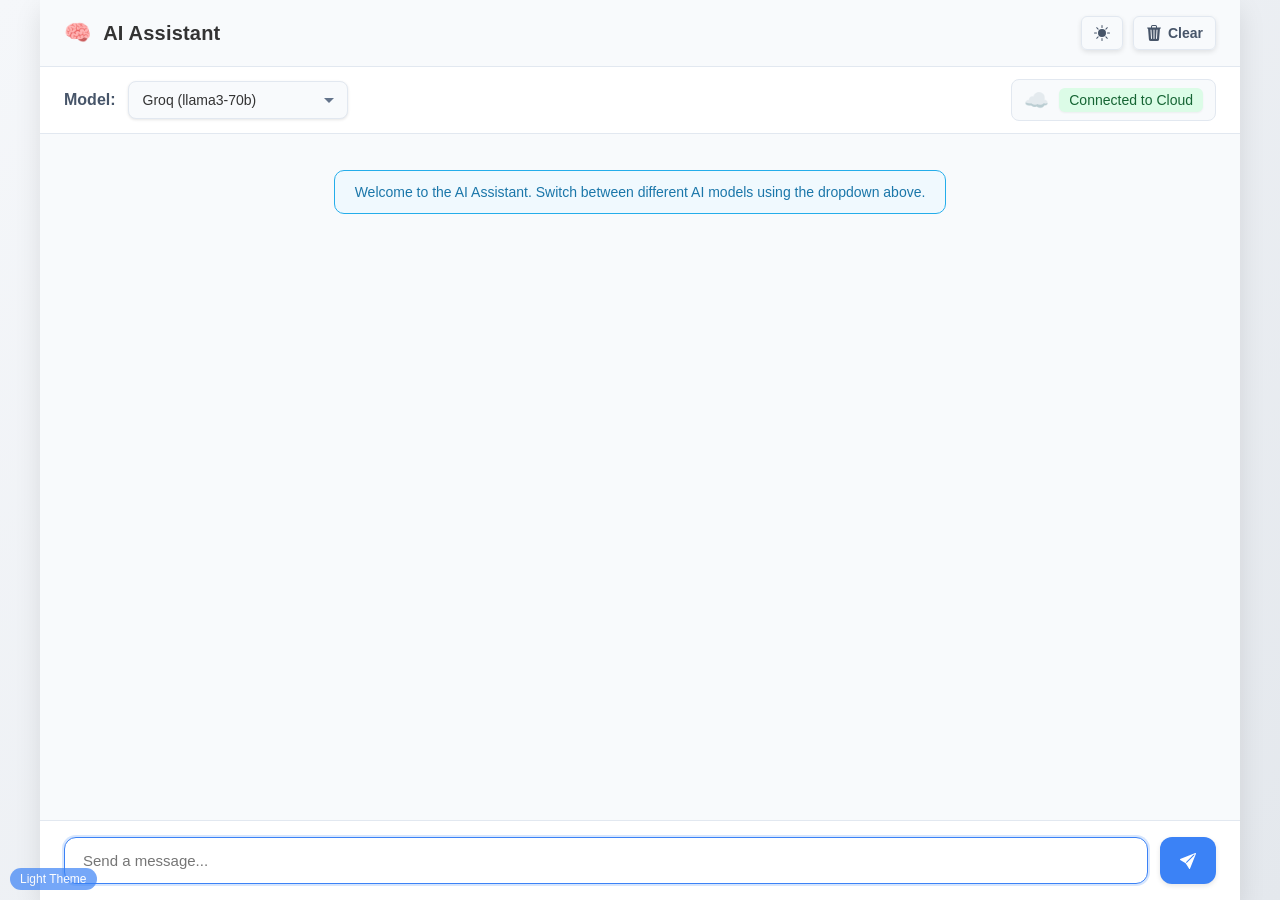
<file: index.html>
<!DOCTYPE html>
<html lang="en">
<head>
  <meta charset="UTF-8">
  <meta name="viewport" content="width=device-width, initial-scale=1.0">
  <title>Multi-Model AI Chat Assistant</title>
  <link rel="stylesheet" href="style.css">
  <link rel="stylesheet" href="mobile.css">
  <link rel="icon" href="data:image/svg+xml,<svg xmlns=%22http://www.w3.org/2000/svg%22 viewBox=%220 0 100 100%22><text y=%22.9em%22 font-size=%2290%22>🤖</text></svg>">
  <style>
    /* Add theme indicator styles */
    .theme-indicator {
      position: fixed;
      bottom: 10px;
      left: 10px;
      background: var(--btn-primary-bg);
      color: white;
      padding: 4px 10px;
      border-radius: 20px;
      font-size: 12px;
      opacity: 0.7;
      transition: opacity 0.3s;
      z-index: 100;
      text-transform: capitalize;
    }
    .theme-indicator:hover {
      opacity: 1;
    }
    
    @media (max-width: 600px) {
      .theme-indicator {
        bottom: 60px;
        left: 10px;
      }
    }
  </style>
</head>
<body>
  <div class="chat-container">
    <!-- The JS will populate this container -->
  </div>
  <div id="theme-indicator" class="theme-indicator">Light Theme</div>
  <button id="mobile-nav-toggle" title="Toggle Navigation">↑</button>
  <script src="script.js"></script>
  <script>
    // Initialize theme indicator
    document.addEventListener('DOMContentLoaded', function() {
      updateThemeIndicator();
      
      // Update the theme button title to include all themes
      const themeButton = document.querySelector('.btn-theme');
      if (themeButton) {
        themeButton.title = "Change theme (Light → Dark → Blue → Purple → Green → Amber → Crimson → Midnight → Sunset → Forest)";
      }
    });
    
    // Update theme indicator when theme changes
    function updateThemeIndicator() {
      const themeIndicator = document.getElementById('theme-indicator');
      if (themeIndicator) {
        const currentTheme = document.body.getAttribute('data-theme') || 'light';
        themeIndicator.textContent = currentTheme + ' Theme';
      }
    }
    
    // Override toggleTheme to update indicator
    const originalToggleTheme = toggleTheme;
    toggleTheme = function() {
      originalToggleTheme();
      updateThemeIndicator();
    };
  </script>
</body>
</html>
</file>
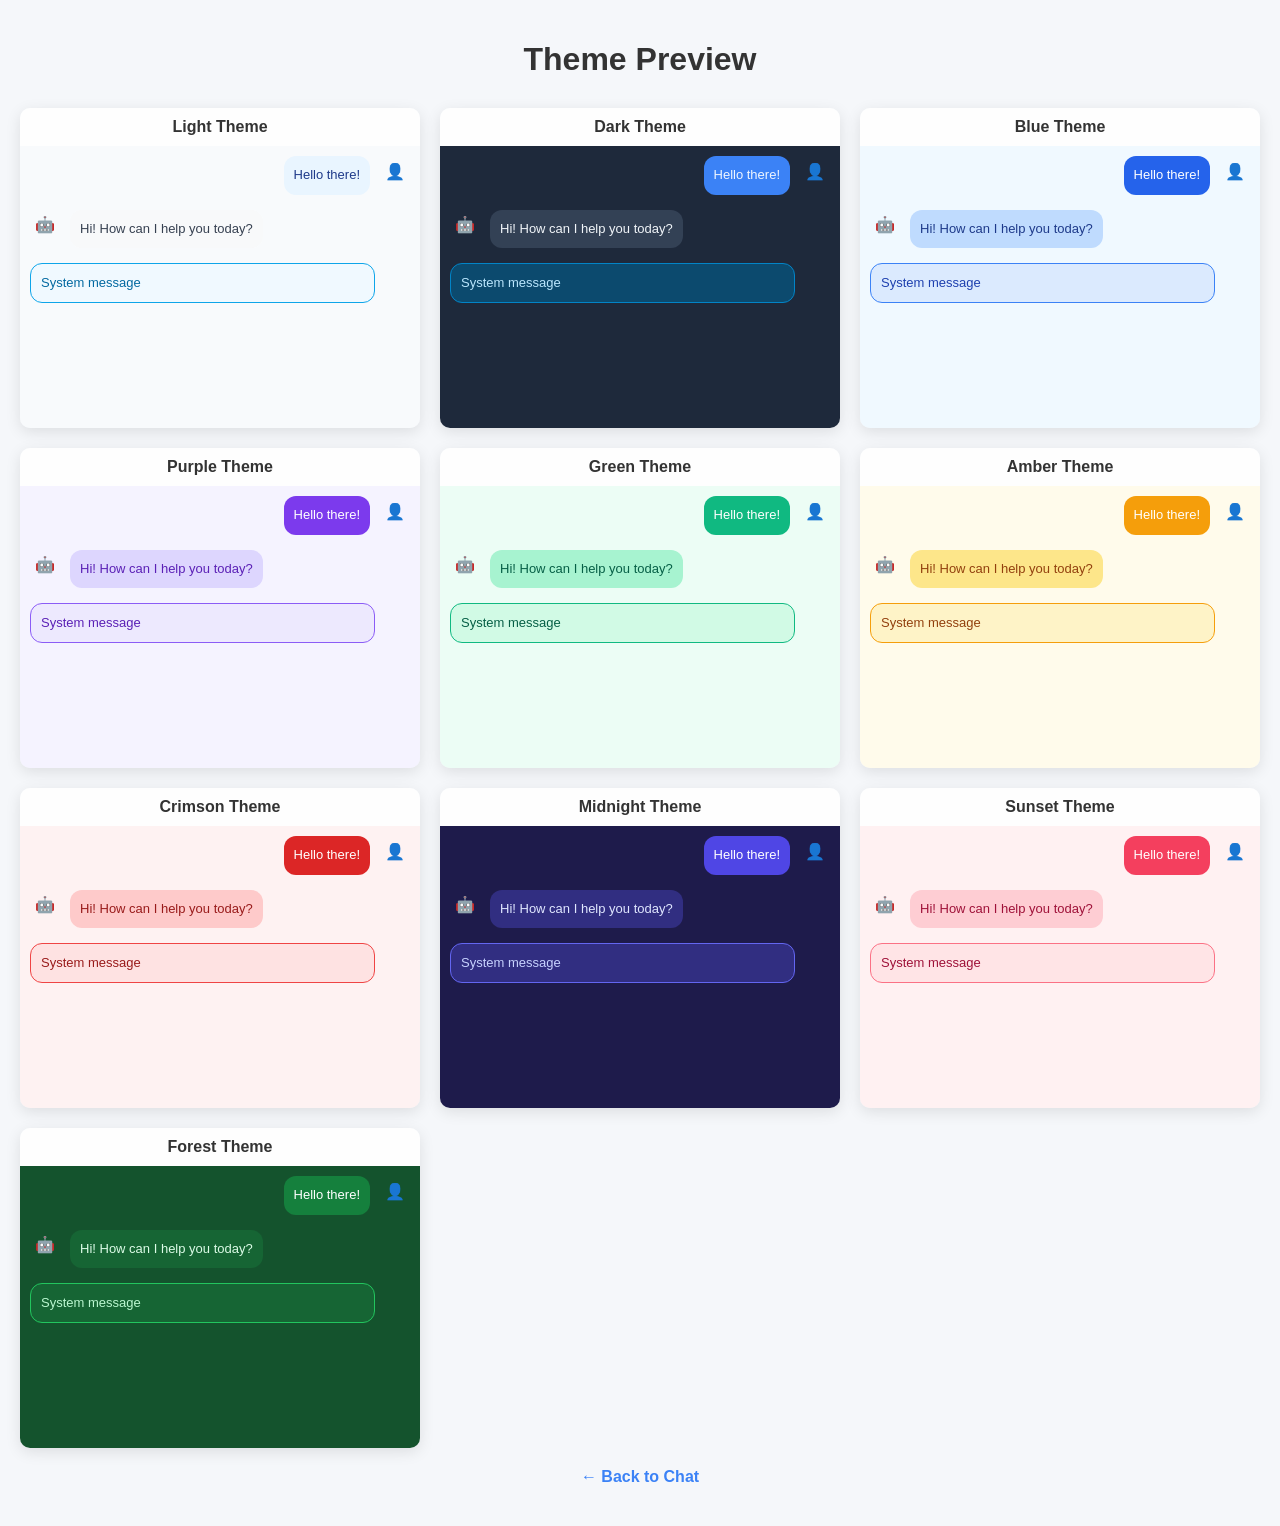
<file: theme-preview.html>
<!DOCTYPE html>
<html lang="en">
<head>
  <meta charset="UTF-8">
  <meta name="viewport" content="width=device-width, initial-scale=1.0">
  <title>Theme Preview - AI Chat Assistant</title>
  <link rel="stylesheet" href="style.css">
  <style>
    body {
      background: #f5f7fa;
      padding: 20px;
      font-family: 'Segoe UI', Tahoma, Geneva, Verdana, sans-serif;
      height: auto;
      overflow: auto;
      display: block;
    }
    
    h1 {
      text-align: center;
      margin-bottom: 30px;
      color: #333;
    }
    
    .theme-grid {
      display: grid;
      grid-template-columns: repeat(auto-fill, minmax(300px, 1fr));
      gap: 20px;
    }
    
    .theme-card {
      border-radius: 10px;
      overflow: hidden;
      box-shadow: 0 4px 15px rgba(0,0,0,0.1);
      height: 320px;
    }
    
    .theme-name {
      padding: 10px;
      text-align: center;
      font-weight: bold;
      text-transform: capitalize;
      background: rgba(255,255,255,0.9);
      color: #333;
    }
    
    .preview-container {
      height: 280px;
      overflow: hidden;
      padding: 10px;
    }
    
    .message-preview {
      display: flex;
      margin-bottom: 15px;
      align-items: flex-start;
    }
    
    .user-message-preview {
      flex-direction: row-reverse;
    }
    
    .message-avatar-preview {
      font-size: 16px;
      min-width: 30px;
      height: 30px;
      border-radius: 50%;
      display: flex;
      align-items: center;
      justify-content: center;
      margin-right: 10px;
    }
    
    .user-message-preview .message-avatar-preview {
      margin-right: 0;
      margin-left: 10px;
    }
    
    .message-content-preview {
      padding: 10px;
      border-radius: 12px;
      line-height: 1.4;
      font-size: 13px;
      max-width: 85%;
    }
    
    .back-link {
      display: block;
      text-align: center;
      margin: 20px 0;
      color: #3b82f6;
      text-decoration: none;
      font-weight: bold;
    }
    
    .back-link:hover {
      text-decoration: underline;
    }
  </style>
</head>
<body>
  <h1>Theme Preview</h1>
  
  <div class="theme-grid" id="theme-grid">
    <!-- Themes will be inserted here via JavaScript -->
  </div>
  
  <a href="index.html" class="back-link">← Back to Chat</a>

  <script>
    const themes = [
      'light', 'dark', 'blue', 'purple', 'green', 
      'amber', 'crimson', 'midnight', 'sunset', 'forest'
    ];
    
    const themeGrid = document.getElementById('theme-grid');
    
    themes.forEach(theme => {
      const themeCard = document.createElement('div');
      themeCard.className = 'theme-card';
      themeCard.innerHTML = `
        <div class="theme-name">${theme} Theme</div>
        <div class="preview-container" data-theme="${theme}">
          <div class="message-preview user-message-preview">
            <div class="message-avatar-preview">👤</div>
            <div class="message-content-preview user-message-content">Hello there!</div>
          </div>
          <div class="message-preview ai-message-preview">
            <div class="message-avatar-preview">🤖</div>
            <div class="message-content-preview ai-message-content">Hi! How can I help you today?</div>
          </div>
          <div class="system-message-preview">
            <div class="message-content-preview system-message-content">System message</div>
          </div>
        </div>
      `;
      themeGrid.appendChild(themeCard);
      
      // Apply theme-specific styles
      const previewContainer = themeCard.querySelector('.preview-container');
      const userMessage = previewContainer.querySelector('.user-message-content');
      const aiMessage = previewContainer.querySelector('.ai-message-content');
      const systemMessage = previewContainer.querySelector('.system-message-content');
      
      // Apply different theme styles based on data-theme attribute
      applyThemeStyles(theme, previewContainer, userMessage, aiMessage, systemMessage);
    });
    
    function applyThemeStyles(theme, container, userMsg, aiMsg, sysMsg) {
      // Get computed styles from a temporary element with the theme
      const tempDiv = document.createElement('div');
      tempDiv.setAttribute('data-theme', theme);
      document.body.appendChild(tempDiv);
      
      // Apply theme styles to container
      container.style.background = getComputedStyle(tempDiv).getPropertyValue('--chat-bg');
      container.style.color = getComputedStyle(tempDiv).getPropertyValue('--text-color');
      
      // Apply message styles
      userMsg.style.background = getComputedStyle(tempDiv).getPropertyValue('--message-user-bg');
      userMsg.style.color = getComputedStyle(tempDiv).getPropertyValue('--message-user-color');
      
      aiMsg.style.background = getComputedStyle(tempDiv).getPropertyValue('--message-ai-bg');
      aiMsg.style.color = getComputedStyle(tempDiv).getPropertyValue('--message-ai-color');
      
      sysMsg.style.background = getComputedStyle(tempDiv).getPropertyValue('--system-message-bg');
      sysMsg.style.color = getComputedStyle(tempDiv).getPropertyValue('--system-message-color');
      sysMsg.style.border = '1px solid ' + getComputedStyle(tempDiv).getPropertyValue('--system-border');
      
      document.body.removeChild(tempDiv);
    }
  </script>
</body>
</html>
</file>
<file: style.css>
/* Add theme variables for light and dark mode */
:root {
  /* Light theme (default) */
  --body-bg: linear-gradient(135deg, #f5f7fa 0%, #e4e8ed 100%);
  --container-bg: white;
  --header-bg: #f8fafc;
  --chat-bg: #f8fafc;
  --text-color: #333;
  --secondary-text: #475569;
  --border-color: #e2e8f0;
  --input-bg: #f8fafc;
  --message-user-bg: #e9f5ff;
  --message-user-color: #1e3a8a;
  --message-ai-bg: #f8f9fa;
  --message-ai-color: #374151;
  --btn-primary-bg: #3b82f6;
  --btn-primary-hover: #2563eb;
  --btn-secondary-bg: transparent;
  --btn-secondary-hover: #f1f5f9;
  --code-block-bg: #282c34;
  --code-block-color: #abb2bf;
  --system-message-bg: #f0f9ff;
  --system-message-color: #0369a1;
  --system-warning-bg: #fffbeb;
  --system-warning-color: #854d0e;
  --system-border: #0ea5e9;
  --suggestion-bg: #f0f9ff;
  --suggestion-color: #0369a1;
  --suggestion-hover-bg: #e0f2fe;
  --shadow-color: rgba(0, 0, 0, 0.1);
}

/* Dark theme */
[data-theme="dark"] {
  --body-bg: linear-gradient(135deg, #1a202c 0%, #2d3748 100%);
  --container-bg: #1e293b;
  --header-bg: #0f172a;
  --chat-bg: #1e293b;
  --text-color: #e2e8f0;
  --secondary-text: #94a3b8;
  --border-color: #334155;
  --input-bg: #0f172a;
  --message-user-bg: #3b82f6;
  --message-user-color: #eff6ff;
  --message-ai-bg: #334155;
  --message-ai-color: #f1f5f9;
  --btn-primary-bg: #4f46e5;
  --btn-primary-hover: #6366f1;
  --btn-secondary-bg: #1e293b;
  --btn-secondary-hover: #334155;
  --code-block-bg: #1e1e1e;
  --code-block-color: #d4d4d4;
  --system-message-bg: #0c4a6e;
  --system-message-color: #bae6fd;
  --system-warning-bg: #713f12;
  --system-warning-color: #fef3c7;
  --system-border: #0284c7;
  --suggestion-bg: #0c4a6e;
  --suggestion-color: #bae6fd;
  --suggestion-hover-bg: #0369a1;
  --shadow-color: rgba(0, 0, 0, 0.3);
}

/* Blue theme */
[data-theme="blue"] {
  --body-bg: linear-gradient(135deg, #dbeafe 0%, #bfdbfe 100%);
  --container-bg: #f0f9ff;
  --header-bg: #dbeafe;
  --chat-bg: #f0f9ff;
  --text-color: #1e3a8a;
  --secondary-text: #3b82f6;
  --border-color: #93c5fd;
  --input-bg: #eff6ff;
  --message-user-bg: #2563eb;
  --message-user-color: #ffffff;
  --message-ai-bg: #bfdbfe;
  --message-ai-color: #1e3a8a;
  --btn-primary-bg: #2563eb;
  --btn-primary-hover: #1d4ed8;
  --btn-secondary-bg: #dbeafe;
  --btn-secondary-hover: #bfdbfe;
  --code-block-bg: #1e3a8a;
  --code-block-color: #eff6ff;
  --system-message-bg: #dbeafe;
  --system-message-color: #1e40af;
  --system-warning-bg: #fef3c7;
  --system-warning-color: #92400e;
  --system-border: #3b82f6;
  --suggestion-bg: #dbeafe;
  --suggestion-color: #1e40af;
  --suggestion-hover-bg: #bfdbfe;
  --shadow-color: rgba(59, 130, 246, 0.2);
}

/* Purple theme */
[data-theme="purple"] {
  --body-bg: linear-gradient(135deg, #f5f3ff 0%, #ede9fe 100%);
  --container-bg: #f5f3ff;
  --header-bg: #ede9fe;
  --chat-bg: #f5f3ff;
  --text-color: #5b21b6;
  --secondary-text: #7c3aed;
  --border-color: #c4b5fd;
  --input-bg: #f5f3ff;
  --message-user-bg: #7c3aed;
  --message-user-color: #ffffff;
  --message-ai-bg: #ddd6fe;
  --message-ai-color: #5b21b6;
  --btn-primary-bg: #7c3aed;
  --btn-primary-hover: #6d28d9;
  --btn-secondary-bg: #ede9fe;
  --btn-secondary-hover: #ddd6fe;
  --code-block-bg: #4c1d95;
  --code-block-color: #f5f3ff;
  --system-message-bg: #ede9fe;
  --system-message-color: #5b21b6;
  --system-warning-bg: #fef3c7;
  --system-warning-color: #92400e;
  --system-border: #8b5cf6;
  --suggestion-bg: #ede9fe;
  --suggestion-color: #5b21b6;
  --suggestion-hover-bg: #ddd6fe;
  --shadow-color: rgba(124, 58, 237, 0.2);
}

/* Green theme */
[data-theme="green"] {
  --body-bg: linear-gradient(135deg, #ecfdf5 0%, #d1fae5 100%);
  --container-bg: #ecfdf5;
  --header-bg: #d1fae5;
  --chat-bg: #ecfdf5;
  --text-color: #065f46;
  --secondary-text: #10b981;
  --border-color: #a7f3d0;
  --input-bg: #ecfdf5;
  --message-user-bg: #10b981;
  --message-user-color: #ffffff;
  --message-ai-bg: #a7f3d0;
  --message-ai-color: #065f46;
  --btn-primary-bg: #10b981;
  --btn-primary-hover: #059669;
  --btn-secondary-bg: #d1fae5;
  --btn-secondary-hover: #a7f3d0;
  --code-block-bg: #064e3b;
  --code-block-color: #ecfdf5;
  --system-message-bg: #d1fae5;
  --system-message-color: #065f46;
  --system-warning-bg: #fef3c7;
  --system-warning-color: #92400e;
  --system-border: #10b981;
  --suggestion-bg: #d1fae5;
  --suggestion-color: #065f46;
  --suggestion-hover-bg: #a7f3d0;
  --shadow-color: rgba(16, 185, 129, 0.2);
}

/* Amber theme */
[data-theme="amber"] {
  --body-bg: linear-gradient(135deg, #fffbeb 0%, #fef3c7 100%);
  --container-bg: #fffbeb;
  --header-bg: #fef3c7;
  --chat-bg: #fffbeb;
  --text-color: #92400e;
  --secondary-text: #d97706;
  --border-color: #fcd34d;
  --input-bg: #fffbeb;
  --message-user-bg: #f59e0b;
  --message-user-color: #ffffff;
  --message-ai-bg: #fde68a;
  --message-ai-color: #92400e;
  --btn-primary-bg: #f59e0b;
  --btn-primary-hover: #d97706;
  --btn-secondary-bg: #fef3c7;
  --btn-secondary-hover: #fde68a;
  --code-block-bg: #78350f;
  --code-block-color: #fef3c7;
  --system-message-bg: #fef3c7;
  --system-message-color: #92400e;
  --system-warning-bg: #fee2e2;
  --system-warning-color: #b91c1c;
  --system-border: #f59e0b;
  --suggestion-bg: #fef3c7;
  --suggestion-color: #92400e;
  --suggestion-hover-bg: #fde68a;
  --shadow-color: rgba(245, 158, 11, 0.2);
}

/* Crimson theme */
[data-theme="crimson"] {
  --body-bg: linear-gradient(135deg, #fef2f2 0%, #fee2e2 100%);
  --container-bg: #fef2f2;
  --header-bg: #fee2e2;
  --chat-bg: #fef2f2;
  --text-color: #991b1b;
  --secondary-text: #dc2626;
  --border-color: #fca5a5;
  --input-bg: #fef2f2;
  --message-user-bg: #dc2626;
  --message-user-color: #ffffff;
  --message-ai-bg: #fecaca;
  --message-ai-color: #991b1b;
  --btn-primary-bg: #dc2626;
  --btn-primary-hover: #b91c1c;
  --btn-secondary-bg: #fee2e2;
  --btn-secondary-hover: #fecaca;
  --code-block-bg: #7f1d1d;
  --code-block-color: #fee2e2;
  --system-message-bg: #fee2e2;
  --system-message-color: #991b1b;
  --system-warning-bg: #fffbeb;
  --system-warning-color: #92400e;
  --system-border: #ef4444;
  --suggestion-bg: #fee2e2;
  --suggestion-color: #991b1b;
  --suggestion-hover-bg: #fecaca;
  --shadow-color: rgba(220, 38, 38, 0.2);
}

/* Midnight theme - Deep blue with subtle purple accents */
[data-theme="midnight"] {
  --body-bg: linear-gradient(135deg, #0f172a 0%, #1e1b4b 100%);
  --container-bg: #1e1b4b;
  --header-bg: #0f172a;
  --chat-bg: #1e1b4b;
  --text-color: #e0e7ff;
  --secondary-text: #a5b4fc;
  --border-color: #312e81;
  --input-bg: #0f172a;
  --message-user-bg: #4f46e5;
  --message-user-color: #ffffff;
  --message-ai-bg: #312e81;
  --message-ai-color: #e0e7ff;
  --btn-primary-bg: #6366f1;
  --btn-primary-hover: #4f46e5;
  --btn-secondary-bg: #1e1b4b;
  --btn-secondary-hover: #312e81;
  --code-block-bg: #020617;
  --code-block-color: #e0e7ff;
  --system-message-bg: #312e81;
  --system-message-color: #c7d2fe;
  --system-warning-bg: #4c1d95;
  --system-warning-color: #ddd6fe;
  --system-border: #6366f1;
  --suggestion-bg: #312e81;
  --suggestion-color: #c7d2fe;
  --suggestion-hover-bg: #4338ca;
  --shadow-color: rgba(99, 102, 241, 0.3);
}

/* Sunset theme - Warm orange and pink gradients */
[data-theme="sunset"] {
  --body-bg: linear-gradient(135deg, #fef2f2 0%, #ffe4e6 100%);
  --container-bg: #fff1f2;
  --header-bg: #ffe4e6;
  --chat-bg: #fff1f2;
  --text-color: #9f1239;
  --secondary-text: #e11d48;
  --border-color: #fda4af;
  --input-bg: #fff1f2;
  --message-user-bg: #f43f5e;
  --message-user-color: #ffffff;
  --message-ai-bg: #fecdd3;
  --message-ai-color: #9f1239;
  --btn-primary-bg: #f43f5e;
  --btn-primary-hover: #e11d48;
  --btn-secondary-bg: #ffe4e6;
  --btn-secondary-hover: #fecdd3;
  --code-block-bg: #4c0519;
  --code-block-color: #fecdd3;
  --system-message-bg: #ffe4e6;
  --system-message-color: #9f1239;
  --system-warning-bg: #fef3c7;
  --system-warning-color: #92400e;
  --system-border: #fb7185;
  --suggestion-bg: #ffe4e6;
  --suggestion-color: #9f1239;
  --suggestion-hover-bg: #fecdd3;
  --shadow-color: rgba(244, 63, 94, 0.2);
}

/* Forest theme - Rich greens with earthy tones */
[data-theme="forest"] {
  --body-bg: linear-gradient(135deg, #0f2417 0%, #14532d 100%);
  --container-bg: #14532d;
  --header-bg: #0f2417;
  --chat-bg: #14532d;
  --text-color: #dcfce7;
  --secondary-text: #86efac;
  --border-color: #166534;
  --input-bg: #0f2417;
  --message-user-bg: #15803d;
  --message-user-color: #ffffff;
  --message-ai-bg: #166534;
  --message-ai-color: #dcfce7;
  --btn-primary-bg: #22c55e;
  --btn-primary-hover: #16a34a;
  --btn-secondary-bg: #14532d;
  --btn-secondary-hover: #166534;
  --code-block-bg: #052e16;
  --code-block-color: #bbf7d0;
  --system-message-bg: #166534;
  --system-message-color: #bbf7d0;
  --system-warning-bg: #422006;
  --system-warning-color: #fef08a;
  --system-border: #22c55e;
  --suggestion-bg: #166534;
  --suggestion-color: #bbf7d0;
  --suggestion-hover-bg: #15803d;
  --shadow-color: rgba(34, 197, 94, 0.3);
}

/* Add transition effect for theme changes */
.theme-transition * {
  transition: background-color 0.5s ease, color 0.5s ease, border-color 0.5s ease, box-shadow 0.5s ease;
}

/* Update body and container styles for a more professional look */
body {
  font-family: 'Segoe UI', Tahoma, Geneva, Verdana, sans-serif;
  background: var(--body-bg);
  margin: 0;
  padding: 0;
  color: var(--text-color);
  height: 100vh;
  overflow: hidden;
  display: flex;
  align-items: center;
  justify-content: center;
}

/* Enhance chat container for a more polished look */
.chat-container {
  width: 100%;
  max-width: 1200px; /* Wider container for more professional feel */
  height: 100vh;
  margin: 0 auto;
  border-radius: 0;
  background: var(--container-bg);
  box-shadow: 0 10px 25px var(--shadow-color);
  display: flex;
  flex-direction: column;
  overflow: hidden;
  position: relative;
}

/* Make header more elegant */
.app-header {
  background: var(--header-bg);
  padding: 16px 24px;
  border-bottom: 1px solid var(--border-color);
  display: flex;
  align-items: center;
  justify-content: space-between;
  backdrop-filter: blur(10px);
  -webkit-backdrop-filter: blur(10px);
}

.app-title {
  font-size: 20px;
  font-weight: 600;
  color: var(--text-color);
  display: flex;
  align-items: center;
  gap: 12px;
  letter-spacing: 0.2px;
}

.app-title-icon {
  font-size: 22px;
}

.app-controls {
  display: flex;
  gap: 10px;
}

.btn-clear {
  background: var(--btn-secondary-bg);
  border: 1px solid var(--border-color);
  color: var(--secondary-text);
  padding: 8px 12px;
  font-size: 14px;
  border-radius: 6px;
  cursor: pointer;
  display: flex;
  align-items: center;
  gap: 6px;
  transition: all 0.2s ease;
  position: relative;
  overflow: hidden;
}

.btn-clear:hover {
  background: var(--btn-secondary-hover);
  color: var(--text-color);
}

.btn-clear:hover::after {
  content: '';
  position: absolute;
  top: 0;
  left: 0;
  right: 0;
  bottom: 0;
  background: rgba(255, 255, 255, 0.1);
  border-radius: 6px;
}

.btn-clear.confirming {
  animation: pulse 1s;
  background-color: #fee2e2;
  color: #b91c1c;
  border-color: #f87171;
}

@keyframes pulse {
  0% { transform: scale(1); }
  50% { transform: scale(1.05); }
  100% { transform: scale(1); }
}

/* Add style for theme switcher button */
.btn-theme {
  background: var(--btn-secondary-bg);
  border: 1px solid var(--border-color);
  color: var(--secondary-text);
  padding: 8px 12px;
  font-size: 14px;
  border-radius: 6px;
  cursor: pointer;
  display: flex;
  align-items: center;
  justify-content: center;
  transition: all 0.2s ease;
}

.btn-theme:hover {
  background: var(--btn-secondary-hover);
  color: var(--text-color);
}

/* Enhance model selector for a more premium look */
.model-selector-container {
  display: flex;
  align-items: center;
  justify-content: space-between;
  padding: 12px 24px;
  background: var(--container-bg);
  border-bottom: 1px solid var(--border-color);
  backdrop-filter: blur(5px);
  -webkit-backdrop-filter: blur(5px);
}

.model-selector {
  display: flex;
  align-items: center;
  gap: 12px;
}

.model-selector label {
  font-weight: 600;
  color: var(--secondary-text);
}

.ai-model-dropdown {
  padding: 10px 14px;
  border-radius: 8px;
  border: 1px solid var(--border-color);
  font-size: 14px;
  background: var(--input-bg);
  cursor: pointer;
  min-width: 220px;
  font-weight: 500;
  color: var(--text-color);
  appearance: none;
  background-image: url("data:image/svg+xml,%3Csvg xmlns='http://www.w3.org/2000/svg' width='16' height='16' fill='%2364748b' viewBox='0 0 16 16'%3E%3Cpath d='M8 11L3 6h10l-5 5z'/%3E%3C/svg%3E");
  background-repeat: no-repeat;
  background-position: right 10px center;
  padding-right: 30px;
  box-shadow: 0 1px 3px rgba(0,0,0,0.1);
  transition: all 0.2s ease;
}

.ai-model-dropdown:focus {
  outline: none;
  border-color: #3b82f6;
  box-shadow: 0 0 0 2px rgba(59, 130, 246, 0.2);
}

.ai-model-dropdown:hover {
  border-color: var(--btn-primary-bg);
}

.model-info {
  display: flex;
  align-items: center;
  gap: 10px;
  background: var(--input-bg);
  padding: 8px 12px;
  border-radius: 8px;
  border: 1px solid var(--border-color);
}

.model-icon {
  font-size: 20px;
}

.model-status {
  font-size: 14px;
  padding: 4px 10px;
  border-radius: 6px;
  font-weight: 500;
}

.model-status.online {
  background: #dcfce7;
  color: #166534;
  box-shadow: 0 1px 2px rgba(0, 0, 0, 0.05);
}

.model-status.local {
  background: #dbeafe;
  color: #1e40af;
  box-shadow: 0 1px 2px rgba(0, 0, 0, 0.05);
}

.model-status.mistral {
  background: #f0e7fe;
  color: #6b21a8;
  box-shadow: 0 1px 2px rgba(0, 0, 0, 0.05);
}

.chat-area {
  flex: 1;
  display: flex;
  flex-direction: column;
  overflow: hidden;
}

/* Make chat area look more premium */
#chat-box {
  flex: 1;
  padding: 20px 24px;
  background: var(--chat-bg);
  overflow-y: auto;
  scroll-behavior: smooth;
  display: flex;
  flex-direction: column;
  scrollbar-width: thin;
  scrollbar-color: rgba(0,0,0,0.2) transparent;
  min-height: 200px; /* Ensure minimum height */
}

/* Empty state fallback */
#chat-box:empty::before {
  content: "Start a new conversation...";
  color: var(--secondary-text);
  text-align: center;
  margin: auto;
  opacity: 0.5;
  font-style: italic;
}

/* Make input area more polished */
.input-area {
  padding: 16px 24px;
  display: flex;
  gap: 12px;
  border-top: 1px solid var(--border-color);
  background: var(--container-bg);
  backdrop-filter: blur(10px);
  -webkit-backdrop-filter: blur(10px);
  position: relative;
  z-index: 10;
}

.chat-input-container {
  flex: 1;
  position: relative;
}

input {
  width: 100%;
  padding: 14px 18px;
  border: 1px solid var(--border-color);
  border-radius: 12px;
  font-size: 15px;
  background: var(--input-bg);
  color: var(--text-color);
  transition: all 0.2s ease;
  box-sizing: border-box;
  box-shadow: 0 1px 3px rgba(0,0,0,0.08);
}

input:focus {
  outline: none;
  border-color: #3b82f6;
  box-shadow: 0 0 0 2px rgba(59, 130, 246, 0.2);
  background: var(--container-bg);
}

button {
  padding: 14px 20px;
  background: var(--btn-primary-bg);
  color: var(--container-bg);
  border: none;
  border-radius: 12px;
  cursor: pointer;
  font-weight: 600;
  font-size: 15px;
  transition: all 0.3s ease;
  display: flex;
  align-items: center;
  gap: 8px;
  box-shadow: 0 2px 5px rgba(0,0,0,0.1);
}

button:hover {
  background: var(--btn-primary-hover);
  transform: translateY(-2px);
  box-shadow: 0 4px 8px rgba(0,0,0,0.15);
}

button:active {
  transform: translateY(1px);
}

/* Make welcome tips more compact and visually separated */
.welcome-tips {
  margin-top: 8px;
  font-size: 14px;
  color: var(--secondary-text);
  display: flex;
  flex-direction: column;
  gap: 3px;
}

/* Add a new style for the tips message */
.tips-message .message-content {
  background: var(--header-bg);
  border-color: var(--border-color);
  color: var(--secondary-text);
}

/* Refine message styles for a more professional look */
.message {
  display: flex;
  margin-bottom: 24px;
  align-items: flex-start;
  position: relative;
  max-width: 85%;
  animation: fadeIn 0.3s ease-out;
}

@keyframes fadeIn {
  from { opacity: 0; transform: translateY(10px); }
  to { opacity: 1; transform: translateY(0); }
}

.message-avatar {
  font-size: 18px;
  min-width: 36px;
  height: 36px;
  border-radius: 50%;
  display: flex;
  align-items: center;
  justify-content: center;
  margin-right: 16px;
  background: var(--border-color);
  box-shadow: 0 2px 6px rgba(0,0,0,0.08);
}

.user-message .message-avatar {
  background: #dbeafe;
  color: #1e40af;
}

.ai-message .message-avatar {
  background: #f3f4f6;
  color: #374151;
}

.message-content {
  padding: 16px 20px;
  border-radius: 16px;
  line-height: 1.6;
  font-size: 15px;
  box-shadow: 0 1px 4px rgba(0,0,0,0.04);
  max-width: 100%;
}

.user-message {
  margin-left: auto;
  flex-direction: row-reverse;
}

.user-message .message-avatar {
  margin-right: 0;
  margin-left: 16px;
}

.user-message .message-content {
  background: var(--message-user-bg);
  color: var(--message-user-color);
  border-top-right-radius: 2px;
  border-bottom-right-radius: 16px;
  border-bottom-left-radius: 16px;
  border-top-left-radius: 16px;
}

.ai-message .message-content {
  background: var(--message-ai-bg);
  color: var(--message-ai-color);
  border-top-left-radius: 2px;
  border-bottom-right-radius: 16px;
  border-bottom-left-radius: 16px;
  border-top-right-radius: 16px;
}

/* Model badges for different AI providers */
.ai-message {
  position: relative;
}

.model-badge {
  position: absolute;
  top: -8px;
  left: 32px;
  font-size: 10px;
  padding: 3px 8px;
  border-radius: 12px;
  font-weight: 500;
  box-shadow: 0 1px 3px rgba(0,0,0,0.1);
  opacity: 0.85;
  transition: opacity 0.2s;
}

.model-badge:hover {
  opacity: 1;
}

.model-badge.groq {
  background: #dcfce7;
  color: #166534;
}

.model-badge.mistral {
  background: #f0e7fe;
  color: #6b21a8;
}

.model-badge.ollama {
  background: #dbeafe;
  color: #1e40af;
}

.error-message .message-content {
  background: #fee2e2;
  color: #b91c1c;
}

/* Enhance system messages for a more professional look */
.system-message {
  display: flex;
  justify-content: center;
  margin: 16px 0;
  width: 100%;
  opacity: 0.9;
}

.system-message .message-content {
  background: var(--system-message-bg);
  color: var(--system-message-color);
  border: 1px solid var(--system-border);
  padding: 10px 20px;
  border-radius: 10px;
  font-size: 14px;
  text-align: center;
  max-width: 650px;
  box-shadow: none;
  width: fit-content;
}

.system-message.warning .message-content {
  background: var(--system-warning-bg);
  color: var(--system-warning-color);
}

.system-message .message-content.welcome-back {
  background: #ebf8ff;
  color: #0c4a6e;
  border-color: #38bdf8;
}

.system-message .message-content pre {
  text-align: left;
  background: rgba(0, 0, 0, 0.05);
  padding: 10px;
  border-radius: 6px;
  margin-top: 10px;
  overflow-x: auto;
  white-space: pre-wrap;
  font-family: 'Consolas', 'Monaco', monospace;
  color: var(--text-color);
}

/* Typing indicator */
.typing-indicator {
  display: flex;
  align-items: center;
  gap: 5px;
}

.typing-indicator span {
  height: 8px;
  width: 8px;
  background: #94a3b8;
  border-radius: 50%;
  animation: typing 1s infinite ease-in-out;
}

.typing-indicator span:nth-child(2) {
  animation-delay: 0.2s;
}

.typing-indicator span:nth-child(3) {
  animation-delay: 0.4s;
}

@keyframes typing {
  0%, 100% {
    transform: translateY(0);
    opacity: 0.5;
  }
  50% {
    transform: translateY(-5px);
    opacity: 1;
  }
}

/* Enhance code block styling */
pre.code-block {
  background: var(--code-block-bg);
  color: var(--code-block-color);
  padding: 16px 20px;
  border-radius: 8px;
  margin: 14px 0;
  overflow-x: auto;
  position: relative;
  font-family: 'Fira Code', 'Courier New', monospace;
  font-size: 14px;
  box-shadow: 0 3px 10px rgba(0,0,0,0.1);
  border: 1px solid rgba(0,0,0,0.1);
}

pre.code-block code {
  display: block;
  font-size: 14px;
  line-height: 1.5;
  tab-size: 2;
}

/* Language-specific styling */
pre.code-block.javascript::before,
pre.code-block.js::before {
  content: 'JavaScript';
  position: absolute;
  top: 0;
  right: 10px;
  font-size: 12px;
  color: #61afef;
  padding: 2px 6px;
}

pre.code-block.python::before,
pre.code-block.py::before {
  content: 'Python';
  position: absolute;
  top: 0;
  right: 10px;
  font-size: 12px;
  color: #98c379;
  padding: 2px 6px;
}

/* Inline code styling */
code {
  background: rgba(0,0,0,0.05);
  padding: 2px 5px;
  border-radius: 4px;
  font-family: 'Fira Code', 'Courier New', monospace;
  font-size: 0.9em;
}

/* Better styling for code in AI responses */
.ai-message .message-content pre.code-block {
  box-shadow: 0 2px 8px var(--shadow-color);
}

/* Add pulse animation for the model icon when generating response */
@keyframes pulse-border {
  0%, 100% {
    box-shadow: 0 0 0 0 rgba(59, 130, 246, 0.5);
  }
  50% {
    box-shadow: 0 0 0 5px rgba(59, 130, 246, 0.5);
  }
}

.loading .message-avatar {
  animation: pulse-border 2s infinite;
}

/* Add styles for animated responses */
.animated-response {
  min-height: 1.5em;
}

.animated-response::after {
  content: "|";
  animation: blink 1s infinite;
  opacity: 1;
}

@keyframes blink {
  0%, 100% { opacity: 1; }
  50% { opacity: 0; }
}

/* Responsive styles */
@media (min-width: 1600px) {
  .chat-container {
    max-width: 1400px;
  }
  
  .message {
    max-width: 75%;
  }
}

@media (max-width: 900px) {
  .chat-container {
    width: 98%; /* Increased from 95% to 98% */
    height: 95vh; /* Increased from 90vh to 95vh */
    margin: 10px auto; /* Reduced from 20px to 10px */
  }
  
  .model-selector-container {
    flex-direction: column;
    gap: 15px;
    align-items: stretch;
  }
  
  .app-header {
    flex-direction: column;
    gap: 15px;
    align-items: flex-start;
  }
  
  .app-controls {
    width: 100%;
    justify-content: flex-end;
  }
  
  .message {
    max-width: 90%;
  }
}

@media (max-width: 600px) {
  .chat-container {
    width: 100%;
    height: 98vh; /* Increased from not specified to 98vh */
    margin: 0;
  }
  
  .message {
    max-width: 100%;
  }
  
  .message-content {
    padding: 12px;
    font-size: 15px;
  }
  
  .app-title {
    font-size: 20px;
  }
  
  input, button {
    padding: 12px 15px;
  }
}
</file>
<file: mobile.css>
/* Mobile-specific styles */

@media (max-width: 600px) {
  .app-header {
    padding: 10px !important;
    flex-direction: row !important;
    justify-content: space-between !important;
    min-height: 50px !important;
  }
  
  .app-title {
    font-size: 16px !important;
  }
  
  .btn-text {
    display: none !important; /* Hide button text on mobile */
  }
  
  .app-controls {
    gap: 5px !important;
  }
  
  .app-controls button {
    padding: 6px 8px !important;
  }
  
  .model-selector-container {
    padding: 6px 10px !important;
    flex-direction: row !important;
    flex-wrap: wrap !important;
  }
  
  .model-label {
    display: none !important; /* Hide "Model:" label on mobile */
  }
  
  .ai-model-dropdown {
    max-width: 150px !important;
    padding: 6px 8px !important;
    font-size: 12px !important;
    text-overflow: ellipsis !important;
    overflow: hidden !important;
  }
  
  .model-info {
    padding: 4px !important;
  }
  
  .model-status {
    font-size: 11px !important;
    padding: 2px 6px !important;
  }
  
  .chat-area {
    height: calc(100vh - 110px) !important; /* Adjust height to account for smaller header/model selector */
  }
  
  #chat-box {
    padding: 10px !important;
  }
  
  .message {
    max-width: 90% !important;
    margin-bottom: 10px !important;
  }
  
  .message-content {
    padding: 10px !important;
    font-size: 14px !important;
  }
  
  .message-avatar {
    min-width: 28px !important;
    height: 28px !important;
    font-size: 14px !important;
    margin-right: 8px !important;
  }
  
  .user-message .message-avatar {
    margin-left: 8px !important;
  }
  
  .input-area {
    padding: 10px !important;
  }
  
  input {
    padding: 10px !important;
    font-size: 14px !important;
  }
  
  button {
    padding: 10px !important;
  }
  
  .model-badge {
    font-size: 9px !important;
    padding: 2px 6px !important;
  }
  
  /* Collapsible Navigation */
  body.mobile-view .app-header {
    position: sticky !important;
    top: 0 !important;
    z-index: 100 !important;
    background: var(--header-bg) !important;
  }
  
  body.mobile-view .model-selector-container {
    position: sticky !important;
    top: 50px !important;
    z-index: 100 !important;
    background: var(--container-bg) !important;
  }

  /* Code blocks in mobile view */
  pre.code-block {
    max-width: 100% !important;
    overflow-x: auto !important;
    font-size: 12px !important;
    padding: 10px !important;
  }
  
  /* Cancel button positioning for mobile */
  .cancel-reload-btn {
    bottom: 65px !important;
    right: 10px !important;
    padding: 6px 10px !important;
    font-size: 12px !important;
  }
  
  /* System messages */
  .system-message .message-content {
    padding: 8px 12px !important;
    font-size: 12px !important;
  }
}

/* Fix for extremely small screens */
@media (max-width: 320px) {
  .app-title-icon {
    display: none !important;
  }
  
  .model-info {
    display: none !important;
  }
  
  .ai-model-dropdown {
    max-width: 120px !important;
    font-size: 11px !important;
  }
}

/* Add a toggle button for mobile navigation */
#mobile-nav-toggle {
  display: none;
}

@media (max-width: 600px) {
  #mobile-nav-toggle {
    display: block;
    position: fixed;
    bottom: 10px;
    right: 10px;
    width: 40px;
    height: 40px;
    border-radius: 50%;
    background: var(--btn-primary-bg);
    color: white;
    border: none;
    font-size: 20px;
    line-height: 40px;
    text-align: center;
    box-shadow: 0 2px 5px rgba(0,0,0,0.2);
    z-index: 1000;
    cursor: pointer;
  }
  
  body.nav-hidden .model-selector-container,
  body.nav-hidden .app-header {
    transform: translateY(-100%);
    transition: transform 0.3s ease;
  }
  
  body:not(.nav-hidden) .model-selector-container,
  body:not(.nav-hidden) .app-header {
    transform: translateY(0);
    transition: transform 0.3s ease;
  }
}
</file>
